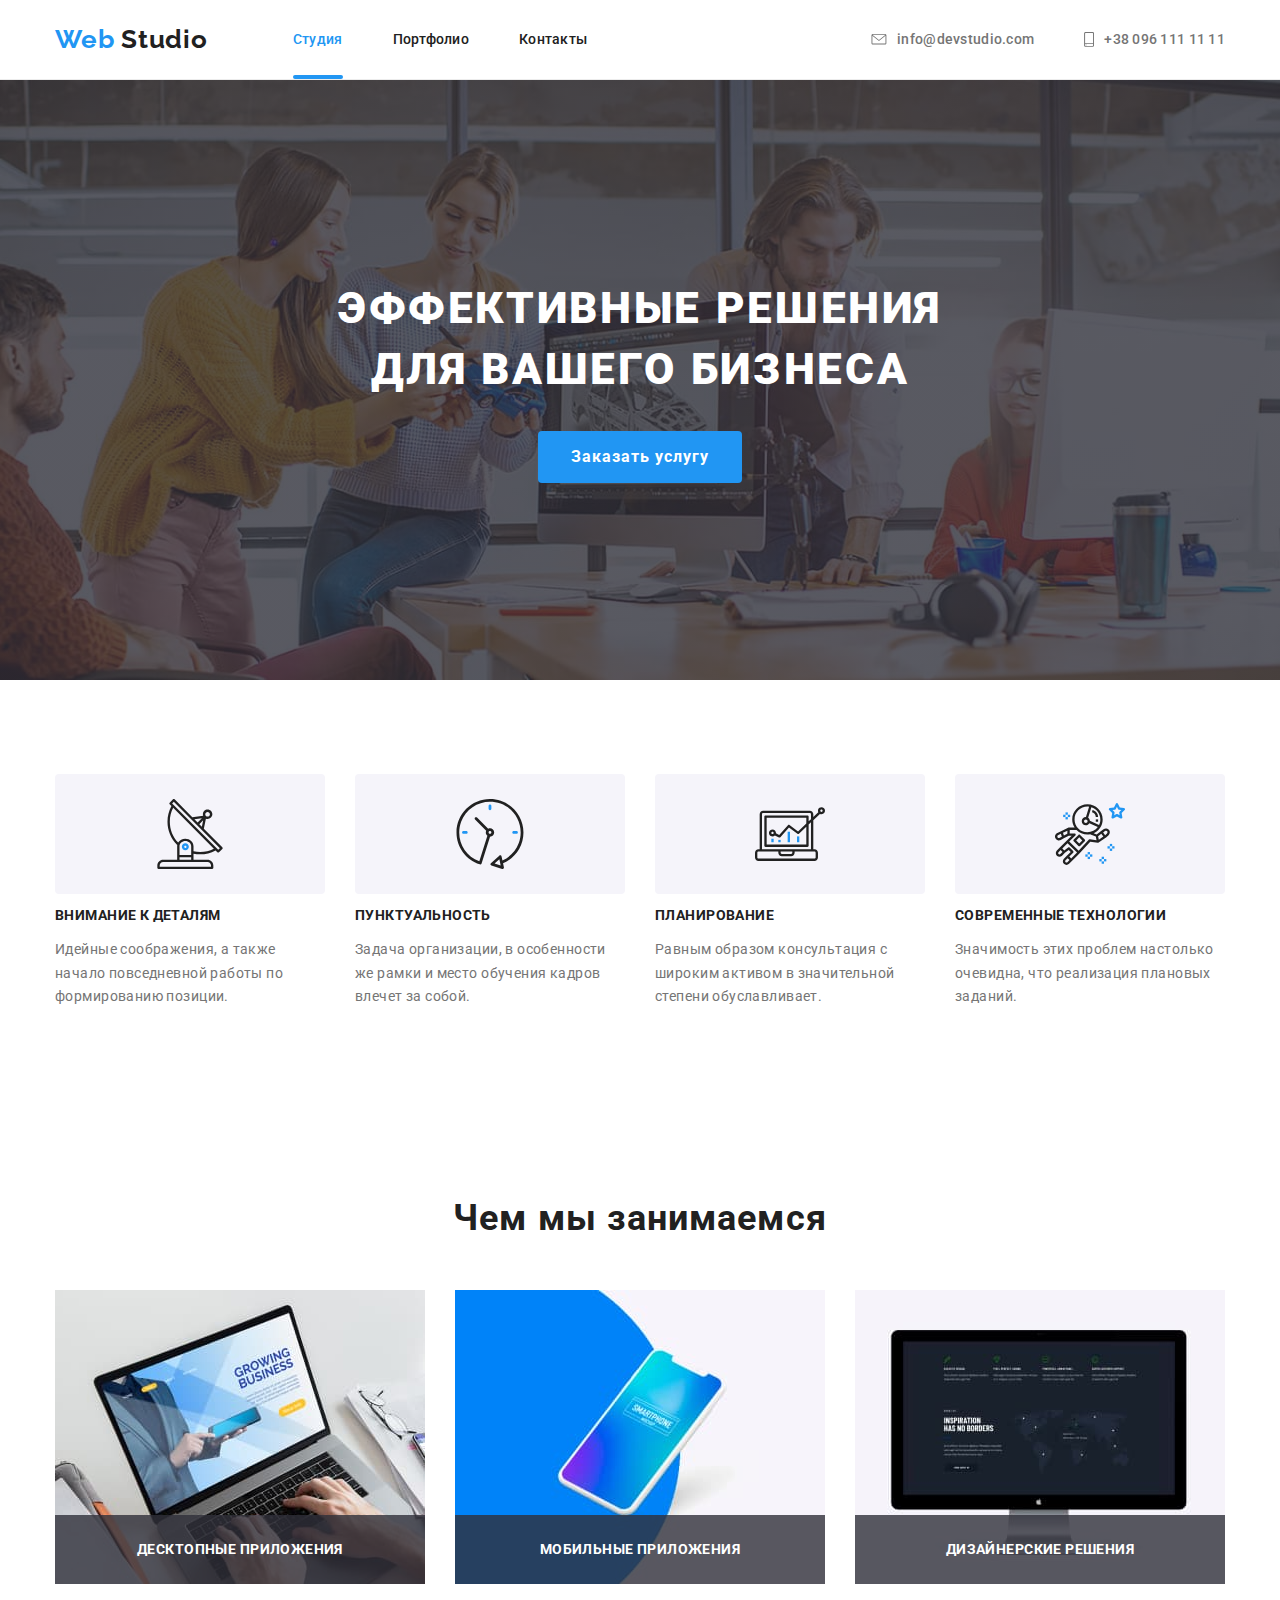
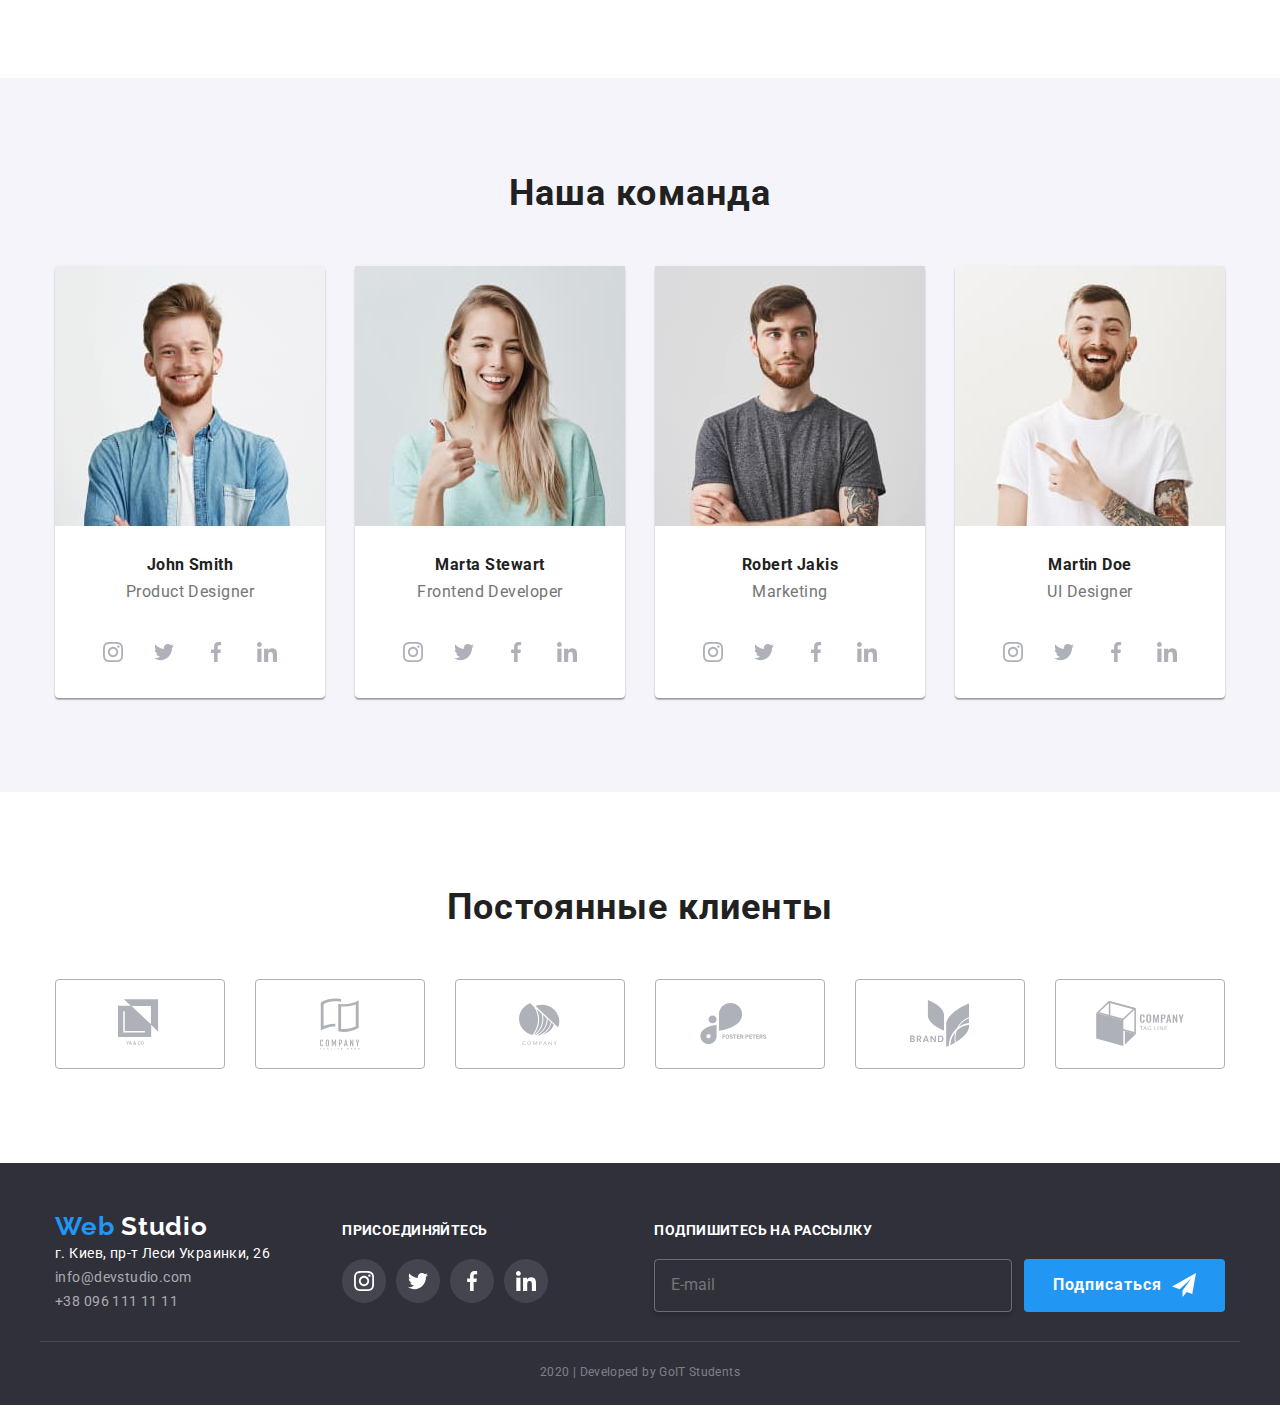
<file: index.html>
<!DOCTYPE html>
<html lang="ru">
  <head>
    <meta charset="UTF-8" />
    <meta name="viewport" content="width=device-width, initial-scale=1.0" />
    <title>Document</title>
    <link
      href="https://fonts.googleapis.com/css2?family=Raleway:wght@700&family=Roboto:wght@400;500;700;900&display=swap"
      rel="stylesheet"
    />

    <link rel="stylesheet" href="./css/main.min.css" />
  </head>

  <body>
    <!--Шапка-->
    <header class="page-header">
      <div class="container header-menu">
        <nav class="header-menu">
          <a href="./index.html" class="logo"
            >Web <span class="logo accent">Studio</span></a
          >
          <ul class="site-nav">
            <li class="item">
              <a href="./index.html" class="current page">Студия</a>
            </li>
            <li class="item">
              <a href="./portfolio.html" class="page">Портфолио</a>
            </li>
            <li class="item"><a href="#" class="page">Контакты</a></li>
          </ul>
        </nav>

        <ul class="contacts-list">
          <li class="item">
            <a href="mailto:info@devstudio.com" class="contact-link">
              <svg class="envelope-icon">
                <use href="./images/sprite.svg#envelope-icon"></use></svg
              >info@devstudio.com
            </a>
          </li>
          <li class="item">
            <a href="tel:+380961111111" class="contact-link">
              <svg class="smartphone-icon">
                <use href="./images/sprite.svg#smartphone-icon"></use></svg
              >+38 096 111 11 11</a
            >
          </li>
        </ul>
      </div>
    </header>

    <main>
      <!--Герой-->
      <section class="hero">
        <div class="hero-content">
          <h1 class="hero-title">эффективные решения для вашего бизнеса</h1>
          <button data-modal-open class="button">Заказать услугу</button>
        </div>
      </section>

      <!--Наши преимущества-->
      <section class="section">
        <div class="container">
          <h2 class="section-title visually-hidden">Наши преимущества</h2>
          <ul class="advantages-list">
            <li class="item">
              <div class="advantages-icon">
                <svg width="70" height="70">
                  <use href="./images/sprite.svg#antenna-icon"></use>
                </svg>
              </div>
              <h3 class="advantages-title">Внимание к деталям</h3>
              <p class="text">
                Идейные соображения, а также начало повседневной работы по
                формированию позиции.
              </p>
            </li>
            <li class="item">
              <div class="advantages-icon">
                <svg width="70" height="70">
                  <use href="./images/sprite.svg#clock-icon"></use>
                </svg>
              </div>
              <h3 class="advantages-title">Пунктуальность</h3>
              <p class="text">
                Задача организации, в особенности же рамки и место обучения
                кадров влечет за собой.
              </p>
            </li>
            <li class="item">
              <div class="advantages-icon">
                <svg width="70" height="70">
                  <use href="./images/sprite.svg#diagram-icon"></use>
                </svg>
              </div>
              <h3 class="advantages-title">Планирование</h3>
              <p class="text">
                Равным образом консультация с широким активом в значительной
                степени обуславливает.
              </p>
            </li>
            <li class="item">
              <div class="advantages-icon">
                <svg width="70" height="70">
                  <use href="./images/sprite.svg#astronaut-icon"></use>
                </svg>
              </div>
              <h3 class="advantages-title">Современные технологии</h3>
              <p class="text">
                Значимость этих проблем настолько очевидна, что реализация
                плановых заданий.
              </p>
            </li>
          </ul>
        </div>
      </section>

      <!--Чем мы занимаемся-->
      <section class="section">
        <div class="container">
          <h2 class="section-title">Чем мы занимаемся</h2>
          <ul class="services-list">
            <li class="item">
              <img
                src="./images/project-9.jpg"
                alt="человек работающий за компьютером"
                width="370"
                height="294"
              />
              <h3 class="service-title">Десктопные приложения</h3>
            </li>
            <li class="item">
              <img
                src="./images/phone.jpg"
                alt="смартфон"
                width="370"
                height="294"
              />
              <h3 class="service-title">Мобильные приложения</h3>
            </li>
            <li class="item">
              <img
                src="./images/project-6.jpg"
                alt="экран компьютера с дизайном программы"
                width="370"
                height="294"
              />
              <h3 class="service-title">Дизайнерские решения</h3>
            </li>
          </ul>
        </div>
      </section>

      <!--Наша команда-->
      <section class="section background">
        <div class="container">
          <h2 class="section-title">Наша команда</h2>
          <ul class="team-list">
            <li class="worker-card">
              <img
                class="photo"
                src="./images/smith-photo.jpg"
                alt="фото Джона Смитта"
                width="270"
                height="260"
              />
              <div class="worker-info">
                <h3 class="worker-name">John Smith</h3>
                <p class="worker-profession">Product Designer</p>
                <ul class="socials-list">
                  <li>
                    <a
                      href="#"
                      aria-label="Ссылка на Instagram"
                      class="socials-link"
                    >
                      <svg width="20" height="20">
                        <use
                          href="./images/sprite.svg#instagram-icon"
                        ></use></svg
                    ></a>
                  </li>
                  <li>
                    <a
                      href="#"
                      aria-label="Ссылка на Twitter"
                      class="socials-link"
                      ><svg width="20" height="20">
                        <use href="./images/sprite.svg#twitter-icon"></use></svg
                    ></a>
                  </li>
                  <li>
                    <a
                      href="#"
                      aria-label="Ссылка на Facebook"
                      class="socials-link"
                    >
                      <svg width="20" height="20">
                        <use
                          href="./images/sprite.svg#facebook-icon"
                        ></use></svg
                    ></a>
                  </li>
                  <li>
                    <a
                      href="#"
                      aria-label="Ссылка на Linkedin"
                      class="socials-link"
                      ><svg width="20" height="20">
                        <use
                          href="./images/sprite.svg#linkedin-icon"
                        ></use></svg
                    ></a>
                  </li>
                </ul>
              </div>
            </li>

            <li class="worker-card">
              <img
                class="photo"
                src="./images/steward-photo.jpg"
                alt="фото Марты Стюарт"
                width="270"
                height="260"
              />
              <div class="worker-info">
                <h3 class="worker-name">Marta Stewart</h3>
                <p class="worker-profession">Frontend Developer</p>
                <ul class="socials-list">
                  <li>
                    <a
                      href="#"
                      aria-label="Ссылка на Instagram"
                      class="sd socials-link"
                    >
                      <svg width="20" height="20">
                        <use
                          href="./images/sprite.svg#instagram-icon"
                        ></use></svg
                    ></a>
                  </li>
                  <li>
                    <a
                      href="#"
                      aria-label="Ссылка на Twitter"
                      class="socials-link"
                      ><svg width="20" height="20">
                        <use href="./images/sprite.svg#twitter-icon"></use></svg
                    ></a>
                  </li>
                  <li>
                    <a
                      href="#"
                      aria-label="Ссылка на Facebook"
                      class="socials-link"
                    >
                      <svg width="20" height="20">
                        <use
                          href="./images/sprite.svg#facebook-icon"
                        ></use></svg
                    ></a>
                  </li>
                  <li>
                    <a
                      href="#"
                      aria-label="Ссылка на Linkedin"
                      class="socials-link"
                      ><svg width="20" height="20">
                        <use
                          href="./images/sprite.svg#linkedin-icon"
                        ></use></svg
                    ></a>
                  </li>
                </ul>
              </div>
            </li>

            <li class="worker-card">
              <img
                class="photo"
                src="./images/jakis-photo.jpg"
                alt="фото Роберта Джекиса"
                width="270"
                height="260"
              />
              <div class="worker-info">
                <h3 class="worker-name">Robert Jakis</h3>
                <p class="worker-profession">Marketing</p>
                <ul class="socials-list">
                  <li>
                    <a
                      href="#"
                      aria-label="Ссылка на Instagram"
                      class="socials-link"
                    >
                      <svg width="20" height="20">
                        <use
                          href="./images/sprite.svg#instagram-icon"
                        ></use></svg
                    ></a>
                  </li>
                  <li>
                    <a
                      href="#"
                      aria-label="Ссылка на Twitter"
                      class="socials-link"
                      ><svg width="20" height="20">
                        <use href="./images/sprite.svg#twitter-icon"></use></svg
                    ></a>
                  </li>
                  <li>
                    <a
                      href="#"
                      aria-label="Ссылка на Facebook"
                      class="socials-link"
                    >
                      <svg width="20" height="20">
                        <use
                          href="./images/sprite.svg#facebook-icon"
                        ></use></svg
                    ></a>
                  </li>
                  <li>
                    <a
                      href="#"
                      aria-label="Ссылка на Linkedin"
                      class="socials-link"
                      ><svg width="20" height="20">
                        <use
                          href="./images/sprite.svg#linkedin-icon"
                        ></use></svg
                    ></a>
                  </li>
                </ul>
              </div>
            </li>

            <li class="worker-card">
              <img
                class="photo"
                src="./images/doe-photo.jpg"
                alt="фото Мартина Доу"
                width="270"
                height="260"
              />
              <div class="worker-info">
                <h3 class="worker-name">Martin Doe</h3>
                <p class="worker-profession">UI Designer</p>
                <ul class="socials-list">
                  <li>
                    <a
                      href="#"
                      aria-label="Ссылка на Instagram"
                      class="socials-link"
                    >
                      <svg width="20" height="20">
                        <use
                          href="./images/sprite.svg#instagram-icon"
                        ></use></svg
                    ></a>
                  </li>
                  <li>
                    <a
                      href="#"
                      aria-label="Ссылка на Twitter"
                      class="socials-link"
                      ><svg width="20" height="20">
                        <use href="./images/sprite.svg#twitter-icon"></use></svg
                    ></a>
                  </li>
                  <li>
                    <a
                      href="#"
                      aria-label="Ссылка на Facebook"
                      class="socials-link"
                    >
                      <svg width="20" height="20">
                        <use
                          href="./images/sprite.svg#facebook-icon"
                        ></use></svg
                    ></a>
                  </li>
                  <li>
                    <a
                      href="#"
                      aria-label="Ссылка на Linkedin"
                      class="socials-link"
                      ><svg width="20" height="20">
                        <use
                          href="./images/sprite.svg#linkedin-icon"
                        ></use></svg
                    ></a>
                  </li>
                </ul>
              </div>
            </li>
          </ul>
        </div>
      </section>

      <!--Постоянные клиенты-->
      <section class="section">
        <div class="container">
          <h2 class="section-title">Постоянные клиенты</h2>
          <ul class="clients-list">
            <li class="item">
              <a href="#" class="clients-link">
                <svg width="44.27" height="49.23">
                  <use href="./images/sprite.svg#logo-1"></use>
                </svg>
              </a>
            </li>
            <li class="item">
              <a href="#" class="clients-link">
                <svg width="40" height="52">
                  <use href="./images/sprite.svg#logo-2"></use>
                </svg>
              </a>
            </li>
            <li class="item">
              <a href="#" class="clients-link">
                <svg width="41" height="42.6">
                  <use href="./images/sprite.svg#logo-3"></use></svg
              ></a>
            </li>
            <li class="item">
              <a href="#" class="clients-link">
                <svg width="79.66" height="42.02">
                  <use href="./images/sprite.svg#logo-4"></use>
                </svg>
              </a>
            </li>
            <li class="item">
              <a href="#" class="clients-link">
                <svg width="59" height="47">
                  <use href="./images/sprite.svg#logo-5"></use></svg
              ></a>
            </li>
            <li class="item">
              <a href="#" class="clients-link">
                <svg class="icon" width="88.48" height="45.44">
                  <use href="./images/sprite.svg#logo-6"></use></svg
              ></a>
            </li>
          </ul>
        </div>
      </section>
    </main>

    <!--Футер-->

    <footer class="footer">
      <div class="container footer-section">
        <div class="address">
          <a href="./index.html" class="logo"
            >Web <span class="logo inverse">Studio</span></a
          >
          <address>
            <ul class="footer-contacts">
              <li class="address-info">г. Киев, пр-т Леси Украинки, 26</li>
              <li>
                <a href="mailto:info@devstudio.com" class="contacts-link"
                  >info@devstudio.com</a
                >
              </li>
              <li>
                <a href="tel:+380961111111" class="contacts-link"
                  >+38 096 111 11 11</a
                >
              </li>
            </ul>
          </address>
        </div>

        <div class="join-us">
          <b class="label">присоединяйтесь</b>
          <ul class="footer-socials">
            <li class="item">
              <a href="#" aria-label="Ссылка на Instagram" class="socials-link">
                <svg width="20" height="20">
                  <use href="./images/sprite.svg#instagram-icon"></use></svg
              ></a>
            </li>
            <li class="item">
              <a href="#" aria-label="Ссылка на Twitter" class="socials-link"
                ><svg width="20" height="20">
                  <use href="./images/sprite.svg#twitter-icon"></use></svg
              ></a>
            </li>
            <li class="item">
              <a href="#" aria-label="Ссылка на Facebook" class="socials-link">
                <svg width="20" height="20">
                  <use href="./images/sprite.svg#facebook-icon"></use>
                </svg>
              </a>
            </li>
            <li class="item">
              <a href="#" aria-label="Ссылка на Linkedin" class="socials-link"
                ><svg width="20" height="20">
                  <use href="./images/sprite.svg#linkedin-icon"></use></svg
              ></a>
            </li>
          </ul>
        </div>

        <div class="sign-us">
          <b class="label">подпишитесь на рассылку</b>
          <form class="sign-form">
            <input class="sign-input" type="email" placeholder="E-mail" />
            <button class="sign-button button" type="submit">
              Подписаться
              <svg class="sign-icon" width="24" height="24">
                <use href="./images/sprite.svg#send-icon"></use>
              </svg>
            </button>
          </form>
        </div>
      </div>
      <p class="copyright">2020 | Developed by GoIT Students</p>
    </footer>

    <!--Модальне вікно з формою-->
    <div data-modal class="backdrop is-hidden">
      <div class="modal">
        <form class="connection-form">
          <b class="form-title">Оставьте свои данные, мы вам перезвоним</b>

          <label class="form-field">
            <input type="text" class="form-input" name="name" placeholder=" " />
            <span class="form-label">Имя</span>
            <svg class="form-icon" width="18" height="18">
              <use href="./images/sprite.svg#person-form-icon"></use>
            </svg>
          </label>

          <label class="form-field">
            <input type="tel" class="form-input" name="name" placeholder=" " />
            <span class="form-label">Телефон</span>
            <svg class="form-icon" width="18" height="18">
              <use href="./images/sprite.svg#phone-form-icon"></use>
            </svg>
          </label>

          <label class="form-field">
            <input
              type="email"
              class="form-input"
              name="name"
              placeholder=" "
            />
            <span class="form-label">Почта</span>
            <svg class="form-icon" width="18" height="18">
              <use href="./images/sprite.svg#email-form-icon"></use>
            </svg>
          </label>

          <div class="form-field">
            <textarea
              class="textarea"
              name="comment"
              placeholder="Комментарий"
            ></textarea>
          </div>

          <label class="form-field">
            <input
              type="checkbox"
              class="checkbox visually-hidden"
              name="policy"
            />
            <span class="checkbox-icon"></span>
            <span class="agreement-text"
              >Соглашаюсь с рассылкой и принимаю</span
            >
            <a href="#" class="agreement-link" target="blank"
              >Условия договора</a
            >
          </label>

          <button class="button form-button" type="submit">Отправить</button>
        </form>
        <button data-modal-close class="close-button">
          <svg width="11" height="11">
            <use href="./images/sprite.svg#close-form-icon"></use>
          </svg>
        </button>
      </div>
    </div>
    <script src="./js/modal.js"></script>
  </body>
</html>
</file>
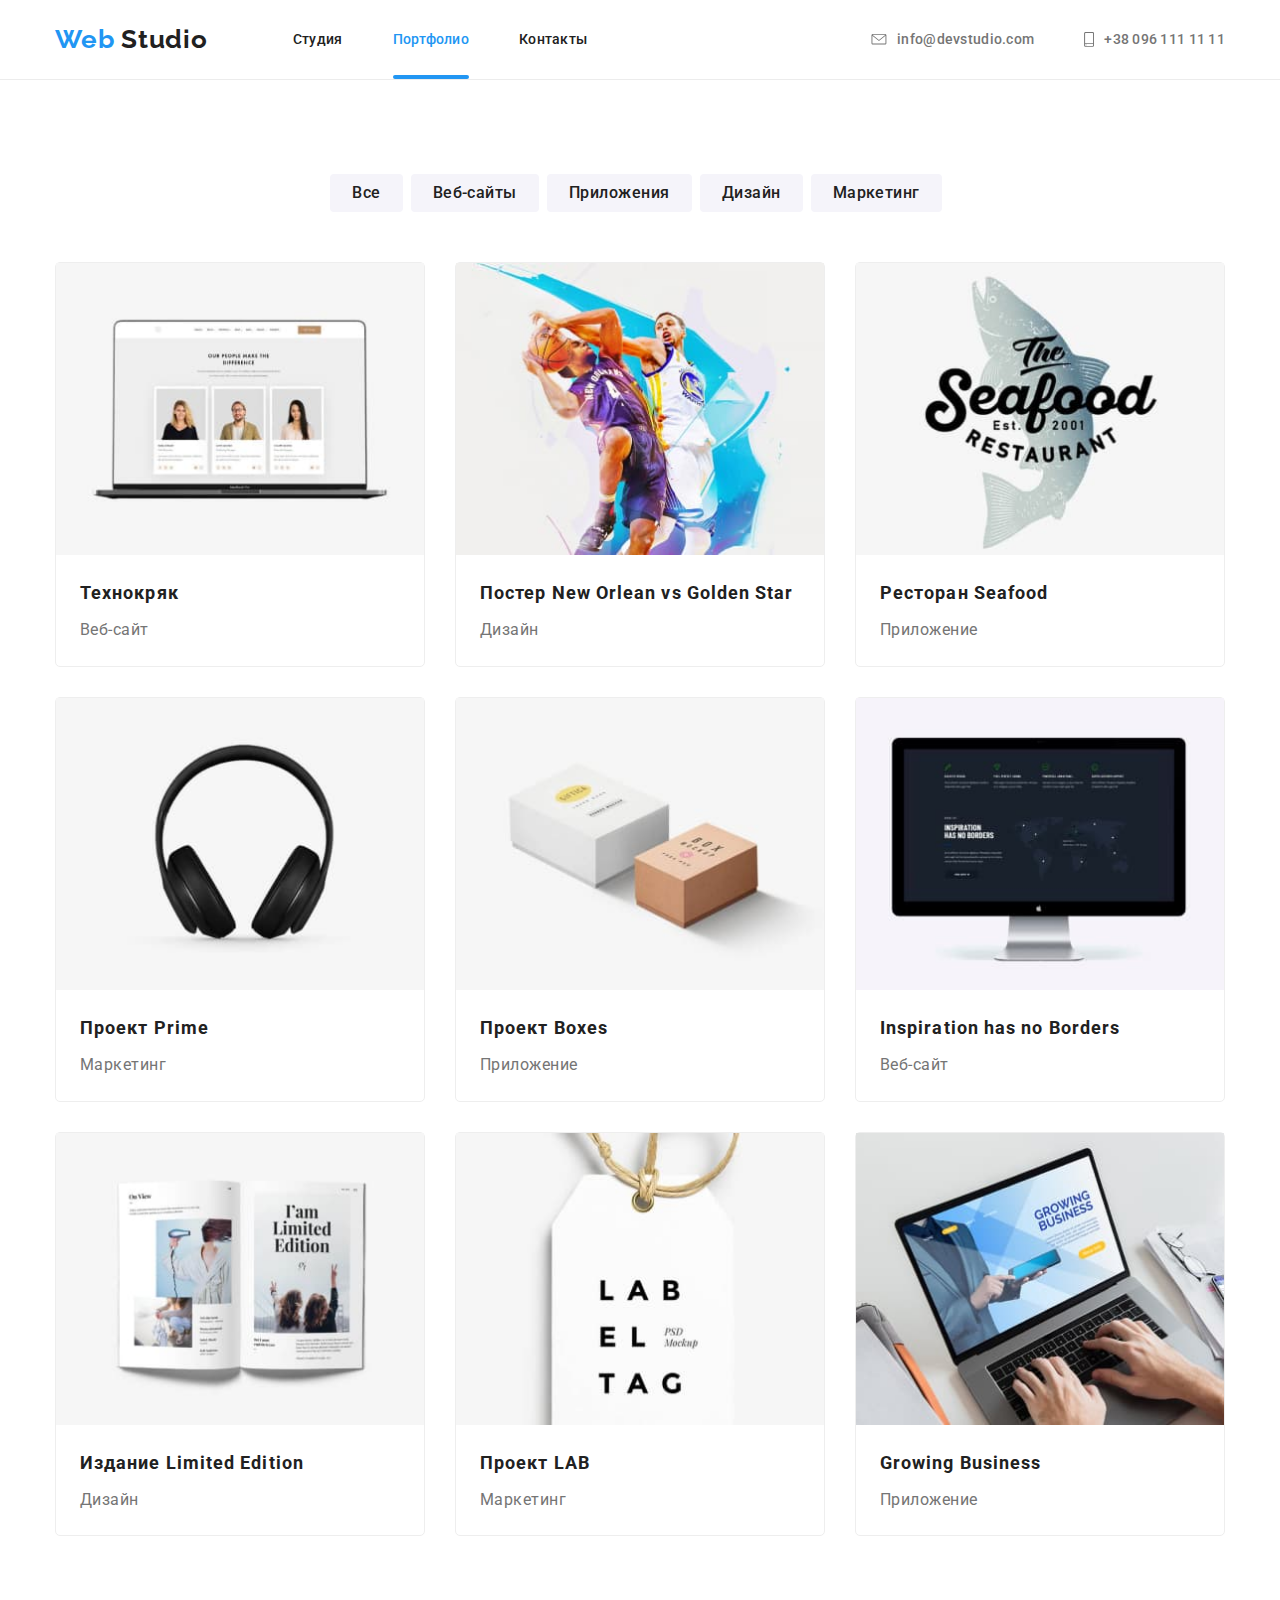
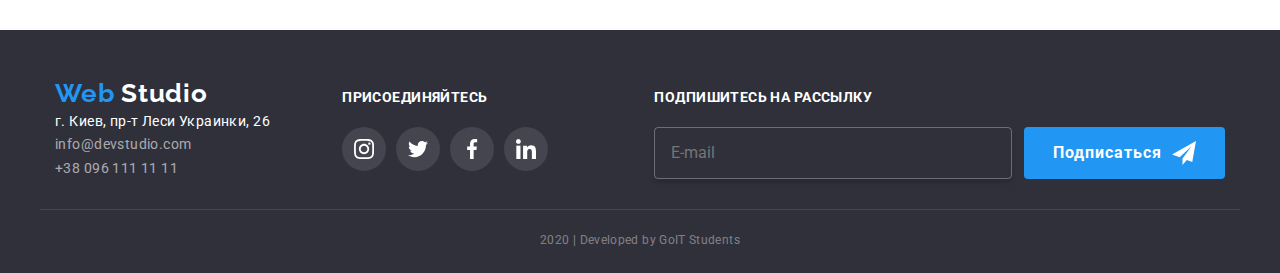
<file: portfolio.html>
<!DOCTYPE html>
<html lang="ru">
  <head>
    <meta charset="UTF-8" />
    <meta name="viewport" content="width=device-width, initial-scale=1.0" />
    <title>Document</title>
    <link
      href="https://fonts.googleapis.com/css2?family=Raleway:wght@700&family=Roboto:wght@400;500;700;900&display=swap"
      rel="stylesheet"
    />

    <link rel="stylesheet" href="./css/main.min.css" />
  </head>

  <body>
    <!--Шапка-->
    <header class="page-header">
      <div class="container header-menu">
        <nav class="header-menu">
          <a href="./index.html" class="logo"
            >Web <span class="logo accent">Studio</span></a
          >
          <ul class="site-nav">
            <li class="item">
              <a href="./index.html" class="page">Студия</a>
            </li>
            <li class="item">
              <a href="./portfolio.html" class="current page">Портфолио</a>
            </li>
            <li class="item"><a href="#" class="page">Контакты</a></li>
          </ul>
        </nav>

        <ul class="contacts-list">
          <li class="item">
            <a href="mailto:info@devstudio.com" class="contact-link">
              <svg class="envelope-icon">
                <use href="./images/sprite.svg#envelope-icon"></use></svg
              >info@devstudio.com
            </a>
          </li>
          <li class="item">
            <a href="tel:+380961111111" class="contact-link">
              <svg class="smartphone-icon">
                <use href="./images/sprite.svg#smartphone-icon"></use></svg
              >+38 096 111 11 11</a
            >
          </li>
        </ul>
      </div>
    </header>

    <main>
      <!--Фильтр-->
      <section class="section portfolio">
        <div class="container">
          <h1 class="visually-hidden">Наши проекты</h1>
          <ul class="filter">
            <li class="item"><button class="filter-button">Все</button></li>
            <li class="item">
              <button class="filter-button">Веб-сайты</button>
            </li>
            <li class="item">
              <button class="filter-button">Приложения</button>
            </li>
            <li class="item"><button class="filter-button">Дизайн</button></li>
            <li class="item">
              <button class="filter-button">Маркетинг</button>
            </li>
          </ul>

          <!--Галерея/Портфолио-->
          <div>
            <ul class="portfolio">
              <li class="portfolio-card">
                <a href="#" class="portfolio-link">
                  <div class="portfolio-top">
                    <img
                      src="./images/project-1.jpg"
                      alt="Экран ноутбука на котором открыт сайт Технокряк"
                      width="370"
                      height="294"
                    />
                    <p class="content-overlay">
                      Технокряк это современная площадка распространения
                      коронавируса. Компании используют эту платформу для
                      цифрового шпионажа и атак на защищённые сервера
                      конкурентов.
                    </p>
                  </div>
                  <div class="portfolio-description">
                    <h2 class="portfolio-item">Технокряк</h2>
                    <p class="portfolio-type">Веб-сайт</p>
                  </div></a
                >
              </li>
              <li class="portfolio-card">
                <a href="#" class="portfolio-link">
                  <div class="portfolio-top">
                    <img
                      src="./images/project-2.jpg"
                      alt="Постер с двумя игроками команд New Orlean и Golden Stars"
                      width="370"
                      height="294"
                    />
                    <p class="content-overlay">
                      Технокряк это современная площадка распространения
                      коронавируса. Компании используют эту платформу для
                      цифрового шпионажа и атак на защищённые сервера
                      конкурентов.
                    </p>
                  </div>
                  <div class="portfolio-description">
                    <h2 class="portfolio-item">
                      Постер New Orlean vs Golden Star
                    </h2>
                    <p class="portfolio-type">Дизайн</p>
                  </div></a
                >
              </li>
              <li class="portfolio-card">
                <a href="#" class="portfolio-link">
                  <div class="portfolio-top">
                    <img
                      src="./images/project-3.jpg"
                      alt="Эмблема ресторана Seafood"
                      width="370"
                      height="294"
                    />
                    <p class="content-overlay">
                      Технокряк это современная площадка распространения
                      коронавируса. Компании используют эту платформу для
                      цифрового шпионажа и атак на защищённые сервера
                      конкурентов.
                    </p>
                  </div>
                  <div class="portfolio-description">
                    <h2 class="portfolio-item">Ресторан Seafood</h2>
                    <p class="portfolio-type">Приложение</p>
                  </div></a
                >
              </li>
              <li class="portfolio-card">
                <a href="#" class="portfolio-link">
                  <div class="portfolio-top">
                    <img
                      src="./images/project-4.jpg"
                      alt="Наушники"
                      width="370"
                      height="294"
                    />
                    <p class="content-overlay">
                      Технокряк это современная площадка распространения
                      коронавируса. Компании используют эту платформу для
                      цифрового шпионажа и атак на защищённые сервера
                      конкурентов.
                    </p>
                  </div>
                  <div class="portfolio-description">
                    <h2 class="portfolio-item">Проект Prime</h2>
                    <p class="portfolio-type">Маркетинг</p>
                  </div>
                </a>
              </li>
              <li class="portfolio-card">
                <a href="#" class="portfolio-link">
                  <div class="portfolio-top">
                    <img
                      src="./images/project-5.jpg"
                      alt="Эмблема приложения Boxes: две коробки"
                      width="370"
                      height="294"
                    />
                    <p class="content-overlay">
                      Технокряк это современная площадка распространения
                      коронавируса. Компании используют эту платформу для
                      цифрового шпионажа и атак на защищённые сервера
                      конкурентов.
                    </p>
                  </div>
                  <div class="portfolio-description">
                    <h2 class="portfolio-item">Проект Boxes</h2>
                    <p class="portfolio-type">Приложение</p>
                  </div>
                </a>
              </li>
              <li class="portfolio-card">
                <a href="#" class="portfolio-link">
                  <div class="portfolio-top">
                    <img
                      src="./images/project-6.jpg"
                      alt="Экран компьютера с открытым сайтом"
                      width="370"
                      height="294"
                    />
                    <p class="content-overlay">
                      Технокряк это современная площадка распространения
                      коронавируса. Компании используют эту платформу для
                      цифрового шпионажа и атак на защищённые сервера
                      конкурентов.
                    </p>
                  </div>
                  <div class="portfolio-description">
                    <h2 class="portfolio-item">Inspiration has no Borders</h2>
                    <p class="portfolio-type">Веб-сайт</p>
                  </div></a
                >
              </li>
              <li class="portfolio-card">
                <a href="#" class="portfolio-link">
                  <div class="portfolio-top">
                    <img
                      src="./images/project-7.jpg"
                      alt="Открытый журнал Limited Edition"
                      width="370"
                      height="294"
                    />
                    <p class="content-overlay">
                      Технокряк это современная площадка распространения
                      коронавируса. Компании используют эту платформу для
                      цифрового шпионажа и атак на защищённые сервера
                      конкурентов.
                    </p>
                  </div>
                  <div class="portfolio-description">
                    <h2 class="portfolio-item">Издание Limited Edition</h2>
                    <p class="portfolio-type">Дизайн</p>
                  </div>
                </a>
              </li>
              <li class="portfolio-card">
                <a href="#" class="portfolio-link">
                  <div class="portfolio-top">
                    <img
                      src="./images/project-8.jpg"
                      alt="Этикетка с надписью Lab El Tag"
                      width="370"
                      height="294"
                    />
                    <p class="content-overlay">
                      Технокряк это современная площадка распространения
                      коронавируса. Компании используют эту платформу для
                      цифрового шпионажа и атак на защищённые сервера
                      конкурентов.
                    </p>
                  </div>
                  <div class="portfolio-description">
                    <h2 class="portfolio-item">Проект LAB</h2>
                    <p class="portfolio-type">Маркетинг</p>
                  </div></a
                >
              </li>
              <li class="portfolio-card">
                <a href="#" class="portfolio-link">
                  <div class="portfolio-top">
                    <img
                      src="./images/project-9.jpg"
                      alt="Человек работающий за компьютером"
                      width="370"
                      height="294"
                    />
                    <p class="content-overlay">
                      Технокряк это современная площадка распространения
                      коронавируса. Компании используют эту платформу для
                      цифрового шпионажа и атак на защищённые сервера
                      конкурентов.
                    </p>
                  </div>
                  <div class="portfolio-description">
                    <h2 class="portfolio-item">Growing Business</h2>
                    <p class="portfolio-type">Приложение</p>
                  </div></a
                >
              </li>
            </ul>
          </div>
        </div>
      </section>
    </main>

    <!--Футер-->
    <footer class="footer">
      <div class="container footer-section">
        <div class="address">
          <a href="./index.html" class="logo"
            >Web <span class="logo inverse">Studio</span></a
          >
          <address>
            <ul class="footer-contacts">
              <li class="address-info">г. Киев, пр-т Леси Украинки, 26</li>
              <li>
                <a href="mailto:info@devstudio.com" class="contacts-link"
                  >info@devstudio.com</a
                >
              </li>
              <li>
                <a href="tel:+380961111111" class="contacts-link"
                  >+38 096 111 11 11</a
                >
              </li>
            </ul>
          </address>
        </div>

        <div class="join-us">
          <b class="label">присоединяйтесь</b>
          <ul class="footer-socials">
            <li class="item">
              <a href="#" aria-label="Ссылка на Instagram" class="socials-link">
                <svg width="20" height="20">
                  <use href="./images/sprite.svg#instagram-icon"></use></svg
              ></a>
            </li>
            <li class="item">
              <a href="#" aria-label="Ссылка на Twitter" class="socials-link"
                ><svg width="20" height="20">
                  <use href="./images/sprite.svg#twitter-icon"></use></svg
              ></a>
            </li>
            <li class="item">
              <a href="#" aria-label="Ссылка на Facebook" class="socials-link">
                <svg width="20" height="20">
                  <use href="./images/sprite.svg#facebook-icon"></use>
                </svg>
              </a>
            </li>
            <li class="item">
              <a href="#" aria-label="Ссылка на Linkedin" class="socials-link"
                ><svg width="20" height="20">
                  <use href="./images/sprite.svg#linkedin-icon"></use></svg
              ></a>
            </li>
          </ul>
        </div>

        <div class="sign-us">
          <b class="label">подпишитесь на рассылку</b>
          <form class="sign-form">
            <input class="sign-input" type="email" placeholder="E-mail" />
            <button class="sign-button button" type="submit">
              Подписаться
              <svg class="sign-icon" width="24" height="24">
                <use href="./images/sprite.svg#send-icon"></use>
              </svg>
            </button>
          </form>
        </div>
      </div>
      <p class="copyright">2020 | Developed by GoIT Students</p>
    </footer>
  </body>
</html>
</file>
<file: css/main.min.css>
.site-nav,.advantages-list,.services-list,.team-list,.socials-list,.clients-list,.contacts-list,.footer-contacts,.footer-socials,.filter,.portfolio{padding:0;margin:0;list-style:none}.site-nav .page,.logo,.socials-list .socials-link,.contact-link,.footer-contacts .contacts-link,.portfolio-link{text-decoration:none}.socials-list .socials-link,.footer-socials .socials-link{display:-webkit-box;display:-ms-flexbox;display:flex;-webkit-box-pack:center;-ms-flex-pack:center;justify-content:center;padding:12px;width:44px;height:44px;border-radius:50%;-webkit-transition:fill 250ms cubic-bezier(0.4, 0, 0.2, 1);transition:fill 250ms cubic-bezier(0.4, 0, 0.2, 1)}.socials-list .socials-link:hover,.footer-socials .socials-link:hover,.socials-list .socials-link:focus,.footer-socials .socials-link:focus{background-color:#2196f3}/*! modern-normalize v0.6.0 | MIT License | https://github.com/sindresorhus/modern-normalize */*,*::before,*::after{-webkit-box-sizing:border-box;box-sizing:border-box}:root{-moz-tab-size:4;-o-tab-size:4;tab-size:4}html{line-height:1.15;-webkit-text-size-adjust:100%}body{margin:0}body{font-family:system-ui,-apple-system,"Segoe UI",Roboto,Helvetica,Arial,sans-serif,"Apple Color Emoji","Segoe UI Emoji"}hr{height:0}abbr[title]{-webkit-text-decoration:underline dotted;text-decoration:underline dotted}b,strong{font-weight:bolder}code,kbd,samp,pre{font-family:SFMono-Regular, Consolas, "Liberation Mono", Menlo, monospace;font-size:1em}small{font-size:80%}sub,sup{font-size:75%;line-height:0;position:relative;vertical-align:baseline}sub{bottom:-0.25em}sup{top:-0.5em}button,input,optgroup,select,textarea{font-family:inherit;font-size:100%;line-height:1.15;margin:0}button,select{text-transform:none}button,[type="button"],[type="reset"],[type="submit"]{-webkit-appearance:button}button::-moz-focus-inner,[type="button"]::-moz-focus-inner,[type="reset"]::-moz-focus-inner,[type="submit"]::-moz-focus-inner{border-style:none;padding:0}button:-moz-focusring,[type="button"]:-moz-focusring,[type="reset"]:-moz-focusring,[type="submit"]:-moz-focusring{outline:1px dotted ButtonText}fieldset{padding:0.35em 0.75em 0.625em}legend{padding:0}progress{vertical-align:baseline}[type="number"]::-webkit-inner-spin-button,[type="number"]::-webkit-outer-spin-button{height:auto}[type="search"]{-webkit-appearance:textfield;outline-offset:-2px}[type="search"]::-webkit-search-decoration{-webkit-appearance:none}::-webkit-file-upload-button{-webkit-appearance:button;font:inherit}summary{display:list-item}html{-webkit-box-sizing:border-box;box-sizing:border-box}*,*::before,*::after{-webkit-box-sizing:inherit;box-sizing:inherit}body{color:#757575;font-family:Roboto, sans-serif}.container{margin-left:auto;margin-right:auto;width:1200px;padding-left:15px;padding-right:15px}img{display:block;max-width:100%;height:auto}.visually-hidden{position:absolute;width:1px;height:1px;margin:-1px;border:0;padding:0;clip:rect(0 0 0 0);overflow:hidden}.page-header{border-bottom:1px solid #ececec}.header-menu{display:-webkit-box;display:-ms-flexbox;display:flex;-webkit-box-align:center;-ms-flex-align:center;align-items:center}.site-nav{display:-webkit-box;display:-ms-flexbox;display:flex;margin-left:85px}.site-nav .item{position:relative}.site-nav .item+.item{margin-left:50px}.site-nav .page{display:block;padding-top:32px;padding-bottom:32px;color:#212121;font-weight:500;font-size:14px;line-height:1.1;letter-spacing:0.02em;-webkit-transition:color 250ms cubic-bezier(0.4, 0, 0.2, 1);transition:color 250ms cubic-bezier(0.4, 0, 0.2, 1)}.site-nav .page :hover,.site-nav .page :focus{color:#2196f3}.logo{color:#2196f3;font-family:Raleway, sans-serif;font-weight:700;font-size:26px;line-height:1.2;letter-spacing:0.03em}.logo.accent{color:#212121}.address .logo{margin-bottom:10px}.logo.inverse{color:#fff}.hero-title{margin-top:0;margin-bottom:30px;color:#fff;font-weight:900;font-size:44px;line-height:1.4;letter-spacing:0.06em;text-transform:uppercase}.hero{display:-webkit-box;display:-ms-flexbox;display:flex;-webkit-box-pack:center;-ms-flex-pack:center;justify-content:center;-webkit-box-align:center;-ms-flex-align:center;align-items:center;margin-left:auto;margin-right:auto;text-align:center;max-width:1600px;height:600px;background-image:-webkit-gradient(linear, left top, left bottom, from(rgba(47,48,58,0.8)), to(rgba(47,48,58,0.8))),url(../images/hero-img.jpg);background-image:linear-gradient(rgba(47,48,58,0.8), rgba(47,48,58,0.8)),url(../images/hero-img.jpg);background-position:center;background-repeat:no-repeat;background-size:cover}.hero-content{width:696px}.button{display:inline-block;border:1px solid transparent;border-radius:4px;padding:10px 32px;min-width:200px;color:#fff;background-color:#2196f3;font-weight:700;font-size:16px;line-height:1.9;-webkit-box-align:center;-ms-flex-align:center;align-items:center;text-align:center;letter-spacing:0.06em;text-decoration:none;-webkit-transition:color 250ms cubic-bezier(0.4, 0, 0.2, 1);transition:color 250ms cubic-bezier(0.4, 0, 0.2, 1)}.button:hover,.button:focus{background-color:#fff;color:#2196f3;border-color:#2196f3;outline-color:#2196f3}.section{padding-top:94px;padding-bottom:94px}.section-title{margin-top:0;margin-bottom:50px;color:#212121;font-weight:700;font-size:36px;line-height:1.2;letter-spacing:0.03em;text-align:center}.advantages-list{display:-webkit-box;display:-ms-flexbox;display:flex}.advantages-list .item{width:calc((100% - 30px * 3) / 4)}.advantages-list .item:not(:last-child){margin-right:30px}.advantages-title{margin-bottom:10px;color:#212121;font-weight:700;font-size:14px;line-height:1.1;letter-spacing:0.03em;text-transform:uppercase}.advantages-icon{display:-webkit-box;display:-ms-flexbox;display:flex;-webkit-box-pack:center;-ms-flex-pack:center;justify-content:center;padding-top:25px;padding-bottom:25px;background-color:#f5f4fa;border-radius:4px}.services-list{display:-webkit-box;display:-ms-flexbox;display:flex}.services-list .item{position:relative;width:calc((100% - 60px) / 3)}.services-list .item:not(:last-child){margin-right:30px}.service-title{position:absolute;left:0;bottom:0;margin-top:0;margin-bottom:0;padding-top:27px;padding-bottom:27px;width:100%;color:#fff;font-size:14px;line-height:1.1;text-align:center;letter-spacing:0.03em;text-transform:uppercase;background-color:rgba(47,48,58,0.8)}.section.background{background-color:#f5f4fa}.team-list{display:-webkit-box;display:-ms-flexbox;display:flex}.worker-card{width:calc((100% - 30px * 3) / 4);-webkit-box-shadow:0px 2px 1px rgba(0,0,0,0.2),0px 1px 1px rgba(0,0,0,0.14),0px 1px 3px rgba(0,0,0,0.12);box-shadow:0px 2px 1px rgba(0,0,0,0.2),0px 1px 1px rgba(0,0,0,0.14),0px 1px 3px rgba(0,0,0,0.12);border-radius:4px;background-color:#fff}.worker-card:not(:last-child){margin-right:30px}.socials-list{display:-webkit-box;display:-ms-flexbox;display:flex;-ms-flex-pack:distribute;justify-content:space-around}.socials-list .socials-link{fill:#afb1b8}.socials-list .socials-link:hover,.socials-list .socials-link:focus{fill:#fff}.worker-info{padding-top:30px;padding-bottom:24px;padding-right:32px;padding-left:32px;text-align:center}.worker-name{margin-top:0;margin-bottom:10px;color:#212121;font-size:16px;line-height:1.1;text-align:center;letter-spacing:0.03em}.worker-profession{margin-top:0;margin-bottom:29px;font-size:16px;line-height:1.1;text-align:center;letter-spacing:0.03em}.clients-list{display:-webkit-box;display:-ms-flexbox;display:flex}.clients-list .item{width:calc((100% - 30px * 5) / 6)}.clients-list .item:not(:last-child){margin-right:30px}.clients-link{display:-webkit-box;display:-ms-flexbox;display:flex;-webkit-box-pack:center;-ms-flex-pack:center;justify-content:center;-webkit-box-align:center;-ms-flex-align:center;align-items:center;width:170px;height:90px;border:1px solid #afb1b8;border-radius:4px;fill:#afb1b8;-webkit-transition:fill 250ms cubic-bezier(0.4, 0, 0.2, 1),border 250ms cubic-bezier(0.4, 0, 0.2, 1);transition:fill 250ms cubic-bezier(0.4, 0, 0.2, 1),border 250ms cubic-bezier(0.4, 0, 0.2, 1)}.clients-link:hover,.clients-link:focus{fill:#2196f3;border:1px solid #2196f3}.text{margin-bottom:0;font-size:14px;line-height:1.7;letter-spacing:0.03em}.contacts-list{display:-webkit-box;display:-ms-flexbox;display:flex;margin-left:auto}.contacts-list .item+.item{margin-left:50px}.contact-link{display:-webkit-box;display:-ms-flexbox;display:flex;-webkit-box-align:center;-ms-flex-align:center;align-items:center;color:#757575;font-weight:500;font-size:14px;line-height:1.1;letter-spacing:0.02em;-webkit-transition:color 250ms cubic-bezier(0.4, 0, 0.2, 1);transition:color 250ms cubic-bezier(0.4, 0, 0.2, 1)}.contact-link:hover,.contact-link:focus{color:#2196f3}.envelope-icon{width:16px;height:11.2px;margin-right:10px;fill:#757575;-webkit-transition:color 250ms cubic-bezier(0.4, 0, 0.2, 1);transition:color 250ms cubic-bezier(0.4, 0, 0.2, 1)}.contact-link:hover .envelope-icon,.contact-link:focus .envelope-icon{fill:#2196f3}.smartphone-icon{width:10px;height:14.94px;margin-right:10px;fill:#757575;-webkit-transition:color 250ms cubic-bezier(0.4, 0, 0.2, 1);transition:color 250ms cubic-bezier(0.4, 0, 0.2, 1)}.contact-link:hover .smartphone-icon,.contacts-link:focus .smartphone-icon{fill:#2196f3}.footer{background-color:#2f303a}.footer-section{display:-webkit-box;display:-ms-flexbox;display:flex;padding-top:48px;padding-bottom:28px;-webkit-box-align:baseline;-ms-flex-align:baseline;align-items:baseline}.footer-contacts .contacts-link{font-style:normal;color:rgba(255,255,255,0.6);font-size:14px;line-height:1.7;letter-spacing:0.03em;-webkit-transition:color 250ms cubic-bezier(0.4, 0, 0.2, 1);transition:color 250ms cubic-bezier(0.4, 0, 0.2, 1)}.footer-contacts .contacts-link:hover,.footer-contacts .contacts-link:focus{color:#2196f3}.address{margin-right:69px;width:calc(100% / 4)}.address-info{font-style:normal;color:#fff;font-size:14px;line-height:1.7;letter-spacing:0.03em}.footer-socials{display:-webkit-box;display:-ms-flexbox;display:flex}.footer-socials .item{margin-right:10px}.footer-socials .socials-link{background-color:rgba(255,255,255,0.1);fill:#fff;-webkit-transition:background-color 250ms cubic-bezier(0.4, 0, 0.2, 1);transition:background-color 250ms cubic-bezier(0.4, 0, 0.2, 1)}.label{display:block;margin-bottom:21px;color:#fff;font-weight:700;font-size:14px;line-height:1.1;letter-spacing:0.03em;text-transform:uppercase}.join-us{margin-right:94px;width:calc(100% / 4)}.sign-button{display:-webkit-box;display:-ms-flexbox;display:flex;padding:10px 28px;-webkit-box-align:center;-ms-flex-align:center;align-items:center}.sign-icon{display:inline-block;margin-left:10px;fill:#fff;-webkit-transition:fill 250ms cubic-bezier(0.4, 0, 0.2, 1);transition:fill 250ms cubic-bezier(0.4, 0, 0.2, 1)}.button:hover .sign-icon{fill:#2196f3}.sign-us{width:calc(100% / 2)}.sign-form{display:-webkit-box;display:-ms-flexbox;display:flex}.sign-input{margin-right:12px;width:358px;padding:15px 16px;font-size:16px;line-height:1.25;color:#fff;border:1px solid rgba(255,255,255,0.3);outline:#2196f3;-webkit-box-sizing:border-box;box-sizing:border-box;-webkit-box-shadow:0px 4px 4px rgba(0,0,0,0.15);box-shadow:0px 4px 4px rgba(0,0,0,0.15);border-radius:4px;background:rgba(0,0,0,0)}.sign-input:hover,.sign-input:focus{border-color:#2196f3;outline-color:#2196f3}.copyright{margin-bottom:0;margin-top:0;margin-left:auto;margin-right:auto;padding-top:18px;padding-bottom:21px;padding-left:15px;padding-right:15px;border-top:1px solid rgba(255,255,255,0.1);width:1200px;color:rgba(255,255,255,0.4);font-size:12px;line-height:2;text-align:center;letter-spacing:0.03em}.portfolio .link{color:#212121}.filter{display:-webkit-box;display:-ms-flexbox;display:flex;-webkit-box-pack:center;-ms-flex-pack:center;justify-content:center;margin-bottom:50px}.filter .item{margin-right:8px}.filter-button{padding-top:6px;padding-bottom:6px;padding-left:22px;padding-right:22px;border:transparent;border-radius:4px;font-weight:500;font-size:16px;line-height:1.6;text-align:center;letter-spacing:0.03em;color:#212121;background-color:#f5f4fa;-webkit-transition:background-color 250ms cubic-bezier(0.4, 0, 0.2, 1);transition:background-color 250ms cubic-bezier(0.4, 0, 0.2, 1)}.portfolio .filter-button:hover,.portfolio .filter-button:focus{color:#fff;background-color:#2196f3;-webkit-box-shadow:0px 2px 2px rgba(0,0,0,0.12),0px 1px 2px rgba(0,0,0,0.08),0px 3px 1px rgba(0,0,0,0.1);box-shadow:0px 2px 2px rgba(0,0,0,0.12),0px 1px 2px rgba(0,0,0,0.08),0px 3px 1px rgba(0,0,0,0.1)}.portfolio{display:-webkit-box;display:-ms-flexbox;display:flex;-ms-flex-wrap:wrap;flex-wrap:wrap;-webkit-box-pack:justify;-ms-flex-pack:justify;justify-content:space-between}.portfolio-card{width:calc((100% - 60px) / 3);border-top-left-radius:5px;border-top-right-radius:5px;margin-right:30px;margin-bottom:30px;border:1px solid #eeeeee;border-radius:5px}.portfolio-card:nth-child(3n){margin-right:0}.portfolio-card:nth-last-child(-n+3){margin-bottom:0}.portfolio-card:hover,.portfolio-card:focus{-webkit-box-shadow:1px 4px 6px rgba(0,0,0,0.16),0px 4px 4px rgba(0,0,0,0.06),0px 1px 1px rgba(0,0,0,0.12);box-shadow:1px 4px 6px rgba(0,0,0,0.16),0px 4px 4px rgba(0,0,0,0.06),0px 1px 1px rgba(0,0,0,0.12)}.portfolio-link{display:block}.portfolio-description{padding-top:20px;padding-bottom:20px;padding-right:24px;padding-left:24px}.portfolio-item{margin-top:0;margin-bottom:4px;font-weight:700;font-size:18px;line-height:2;letter-spacing:0.06em;color:#212121}.portfolio-type{margin-top:0;margin-bottom:0;color:#757575;font-size:16px;line-height:1.9;letter-spacing:0.03em}.portfolio-top{position:relative;overflow:hidden}.content-overlay{position:absolute;display:inline-block;bottom:0;left:0;width:100%;height:100%;margin:0;padding:63px 24px;font-size:18px;line-height:1.6;letter-spacing:0.03em;color:#fff;background-color:rgba(33,150,243,0.9);-webkit-transform:translateY(100%);transform:translateY(100%);-webkit-transition:-webkit-transform 250ms cubic-bezier(0.4, 0, 0.2, 1);transition:-webkit-transform 250ms cubic-bezier(0.4, 0, 0.2, 1);transition:transform 250ms cubic-bezier(0.4, 0, 0.2, 1);transition:transform 250ms cubic-bezier(0.4, 0, 0.2, 1), -webkit-transform 250ms cubic-bezier(0.4, 0, 0.2, 1)}.portfolio-card .portfolio-link:hover .content-overlay,.portfolio-card .portfolio-link:focus .content-overlay{-webkit-transform:translateY(0);transform:translateY(0)}.site-nav .current.page{color:#2196f3}.site-nav .current.page::after{display:block;position:absolute;left:0;bottom:0;content:" ";width:100%;height:4px;background-color:#2196f3;border-radius:2px}.backdrop{position:fixed;top:0;left:0;width:100%;height:100%;background-color:#e5e5e5;-webkit-transition:250ms cubic-bezier(0.4, 0, 0.2, 1);transition:250ms cubic-bezier(0.4, 0, 0.2, 1)}.is-hidden{opacity:0;pointer-events:none;-webkit-transform:scale(1.5);transform:scale(1.5)}.modal{position:absolute;min-width:528px;top:50%;left:50%;-webkit-transform:translate(-50%, -50%);transform:translate(-50%, -50%);background-color:#fff}.connection-form{padding:40px;width:528px;-webkit-box-shadow:0px 2px 1px rgba(0,0,0,0.2),0px 1px 1px rgba(0,0,0,0.14),0px 1px 3px rgba(0,0,0,0.12);box-shadow:0px 2px 1px rgba(0,0,0,0.2),0px 1px 1px rgba(0,0,0,0.14),0px 1px 3px rgba(0,0,0,0.12);border-radius:4px}.form-title{display:inline-block;margin-top:0;margin-bottom:30px;font-weight:700;font-size:20px;line-height:1.2;text-align:center;letter-spacing:0.03em;color:#212121}.form-field{position:relative;display:block;width:100%;margin-bottom:28px}.form-label{position:absolute;top:50%;left:42px;-webkit-transform:translateY(-50%);transform:translateY(-50%);-webkit-transition:-webkit-transform 250ms cubic-bezier(0.4, 0, 0.2, 1);transition:-webkit-transform 250ms cubic-bezier(0.4, 0, 0.2, 1);transition:transform 250ms cubic-bezier(0.4, 0, 0.2, 1);transition:transform 250ms cubic-bezier(0.4, 0, 0.2, 1), -webkit-transform 250ms cubic-bezier(0.4, 0, 0.2, 1);font-size:14px;line-height:1.1;letter-spacing:0.01em;color:#757575}.form-input:focus+.form-label,.form-input:hover+.form-label,.form-input:not(:placeholder-shown)+.form-label{font-size:12px;color:#2196f3;border-color:#2196f3;-webkit-transform:translate(-25px, -40px);transform:translate(-25px, -40px)}.form-input{width:100%;margin:0;padding:12px 42px;font-size:14px;line-height:1.1;letter-spacing:0.01em;border:1px solid rgba(33,33,33,0.2);border-radius:4px}.form-input:focus{border-color:#2196f3;outline-color:#2196f3}.form-icon{position:absolute;top:50%;left:16px;-webkit-transform:translateY(-50%);transform:translateY(-50%);-webkit-transition:fill 250ms cubic-bezier(0.4, 0, 0.2, 1);transition:fill 250ms cubic-bezier(0.4, 0, 0.2, 1)}.form-input:focus ~ .form-icon,.form-input:hover ~ .form-icon,.form-input:not(:placeholder-shown) ~ .form-icon{fill:#2196f3}.textarea{resize:none;padding:12px 16px;width:100%;min-height:120px;border:1px solid rgba(33,33,33,0.2);border-radius:4px}.textarea:focus{border-color:#2196f3;outline-color:#2196f3}.checkbox-icon{display:inline-block;vertical-align:middle;width:15px;height:15px;margin-right:8px;border:2px solid #212121;border-radius:2px;-webkit-transition:fill 250ms cubic-bezier(0.4, 0, 0.2, 1);transition:fill 250ms cubic-bezier(0.4, 0, 0.2, 1)}.checkbox:checked+.checkbox-icon{border-color:#2196f3;background-color:#2196f3;background-image:url("../images/checkbox.svg");background-size:contain;background-origin:border-box}.agreement-text{font-size:14px;line-height:1.7;letter-spacing:0.03em}.agreement-link{display:inline-block;font-size:14px;line-height:1.7;letter-spacing:0.03em;color:#2196f3}.form-button{display:block;margin-left:auto;margin-right:auto;min-width:200px;height:50px;background-color:#2196f3;-webkit-box-shadow:0px 4px 4px rgba(0,0,0,0.15);box-shadow:0px 4px 4px rgba(0,0,0,0.15);border-radius:4px}.close-button{position:absolute;display:block;top:0;right:0;-webkit-transform:translate(25%, -25%);transform:translate(25%, -25%);width:30px;height:30px;background-color:#fff;border:none;outline:none;border-radius:50%;-webkit-box-shadow:0px 2px 1px rgba(0,0,0,0.2),0px 1px 1px rgba(0,0,0,0.14),0px 1px 3px rgba(0,0,0,0.12);box-shadow:0px 2px 1px rgba(0,0,0,0.2),0px 1px 1px rgba(0,0,0,0.14),0px 1px 3px rgba(0,0,0,0.12);overflow:hidden}.close-button:hover,.close-button:focus{fill:#2196f3}
/*# sourceMappingURL=main.min.css.map */
</file>
